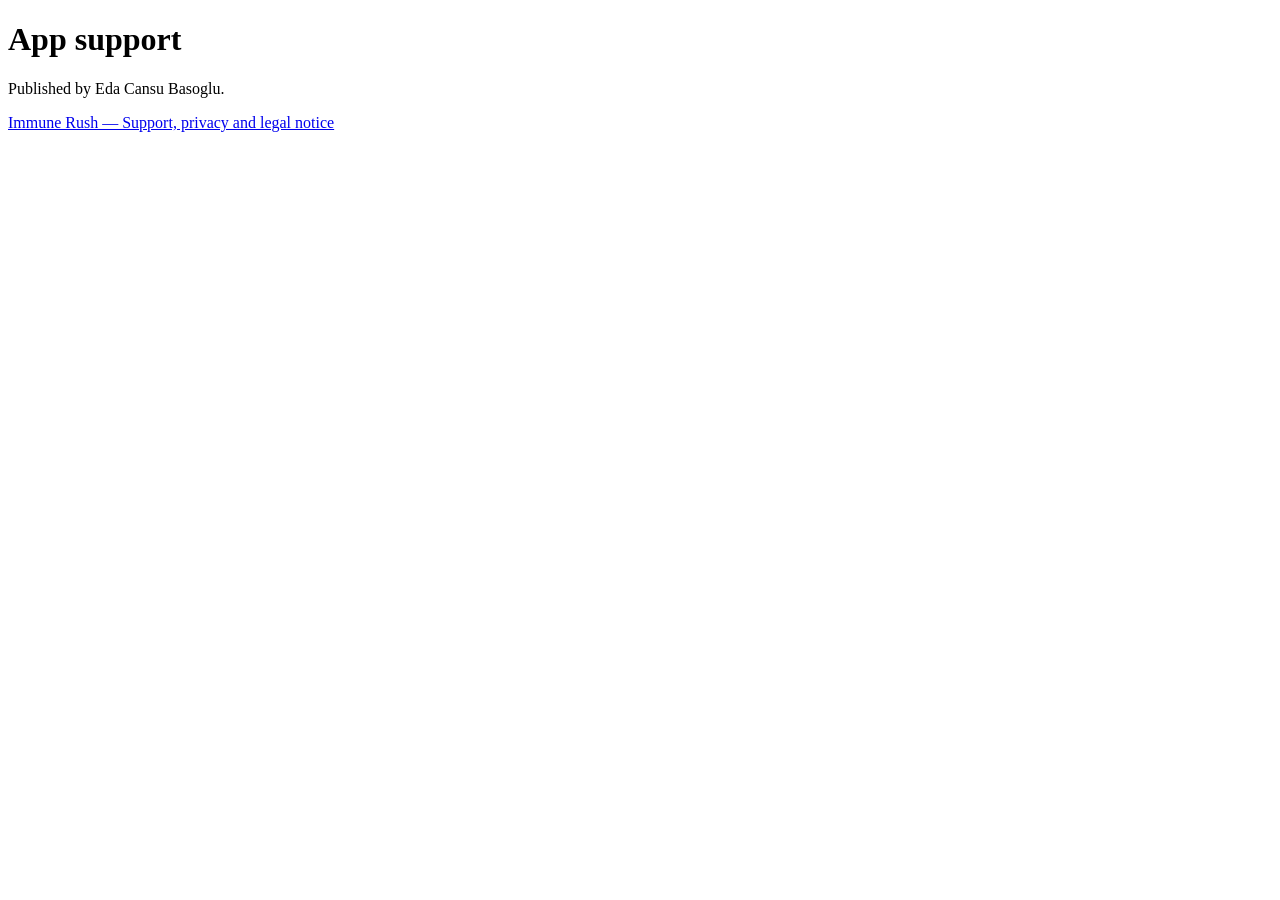
<file: index.html>
<!doctype html>
<html lang="en"><head><meta charset="utf-8"><meta name="viewport" content="width=device-width, initial-scale=1">
<title>Eda Cansu Basoglu — App support</title></head>
<body><main><h1>App support</h1><p>Published by Eda Cansu Basoglu.</p>
<p><a href="immunerush/">Immune Rush — Support, privacy and legal notice</a></p></main></body></html>
</file>
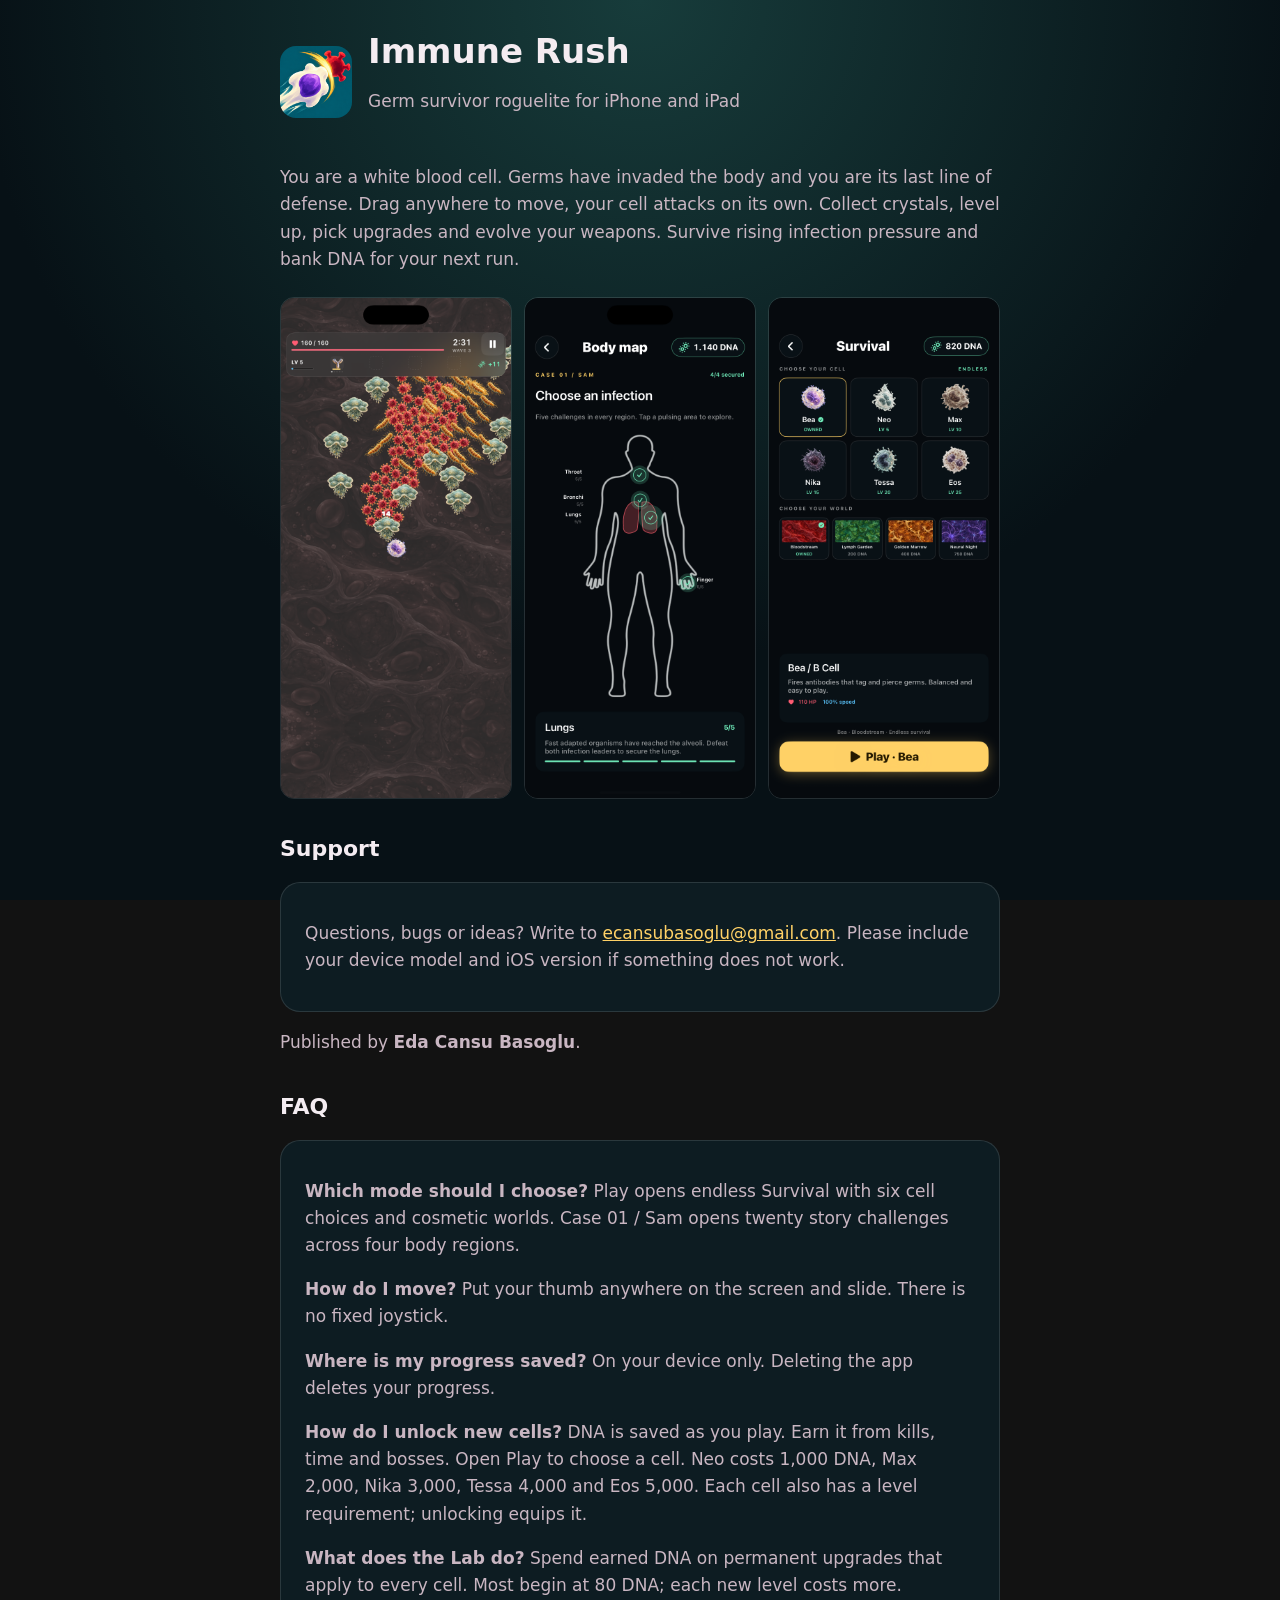
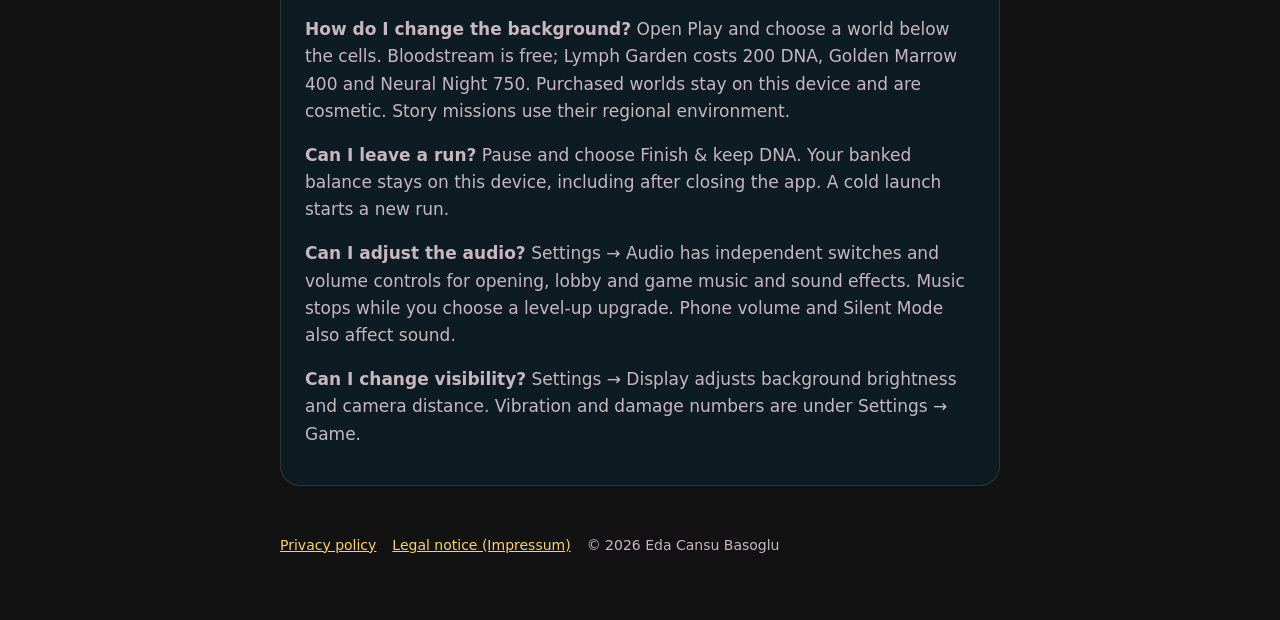
<file: immunerush/index.html>
<!doctype html>
<html lang="en">
<head>
  <meta charset="utf-8">
  <meta name="viewport" content="width=device-width, initial-scale=1, viewport-fit=cover">
  <title>Immune Rush – Support</title>
  <meta name="description" content="Immune Rush: survive rising infection, evolve your weapons and bank DNA for new cells, upgrades and biological arenas.">
  <link rel="stylesheet" href="style.css">
</head>
<body>
<main>
  <header>
    <img src="icon.png" alt="Immune Rush app icon">
    <div>
      <h1>Immune Rush</h1>
      <p>Germ survivor roguelite for iPhone and iPad</p>
    </div>
  </header>

  <p>You are a white blood cell. Germs have invaded the body and you are its last line of defense.
  Drag anywhere to move, your cell attacks on its own. Collect crystals, level up, pick upgrades and
  evolve your weapons. Survive rising infection pressure and bank DNA for your next run.</p>

  <div class="shots">
    <img src="screenshots/01-gameplay.png" alt="Gameplay: the hero cell surrounded by germs">
    <img src="screenshots/02-challenge.png" alt="Case 01 body map showing completed regional challenges">
    <img src="screenshots/03-cells.png" alt="The Survival cell and world selection">
  </div>

  <h2>Support</h2>
  <div class="card">
    <p>Questions, bugs or ideas? Write to
      <a href="mailto:ecansubasoglu@gmail.com">ecansubasoglu@gmail.com</a>.
      Please include your device model and iOS version if something does not work.</p>
  </div>

  <p>Published by <strong>Eda Cansu Basoglu</strong>.</p>

  <h2>FAQ</h2>
  <div class="card">
    <p><strong>Which mode should I choose?</strong> Play opens endless Survival with six cell choices and cosmetic worlds. Case 01 / Sam opens twenty story challenges across four body regions.</p>
    <p><strong>How do I move?</strong> Put your thumb anywhere on the screen and slide. There is no fixed joystick.</p>
    <p><strong>Where is my progress saved?</strong> On your device only. Deleting the app deletes your progress.</p>
    <p><strong>How do I unlock new cells?</strong> DNA is saved as you play. Earn it from kills, time and bosses. Open Play to choose a cell. Neo costs 1,000 DNA, Max 2,000, Nika 3,000, Tessa 4,000 and Eos 5,000. Each cell also has a level requirement; unlocking equips it.</p>
    <p><strong>What does the Lab do?</strong> Spend earned DNA on permanent upgrades that apply to every cell. Most begin at 80 DNA; each new level costs more.</p>
    <p><strong>How do I change the background?</strong> Open Play and choose a world below the cells. Bloodstream is free; Lymph Garden costs 200 DNA, Golden Marrow 400 and Neural Night 750. Purchased worlds stay on this device and are cosmetic. Story missions use their regional environment.</p>
    <p><strong>Can I leave a run?</strong> Pause and choose Finish &amp; keep DNA. Your banked balance stays on this device, including after closing the app. A cold launch starts a new run.</p>
    <p><strong>Can I adjust the audio?</strong> Settings → Audio has independent switches and volume controls for opening, lobby and game music and sound effects. Music stops while you choose a level-up upgrade. Phone volume and Silent Mode also affect sound.</p>
    <p><strong>Can I change visibility?</strong> Settings → Display adjusts background brightness and camera distance. Vibration and damage numbers are under Settings → Game.</p>
  </div>

  <footer>
    <a href="privacy.html">Privacy policy</a>
    <a href="impressum.html">Legal notice (Impressum)</a>
    <span>© 2026 Eda Cansu Basoglu</span>
  </footer>
</main>
</body>
</html>
</file>
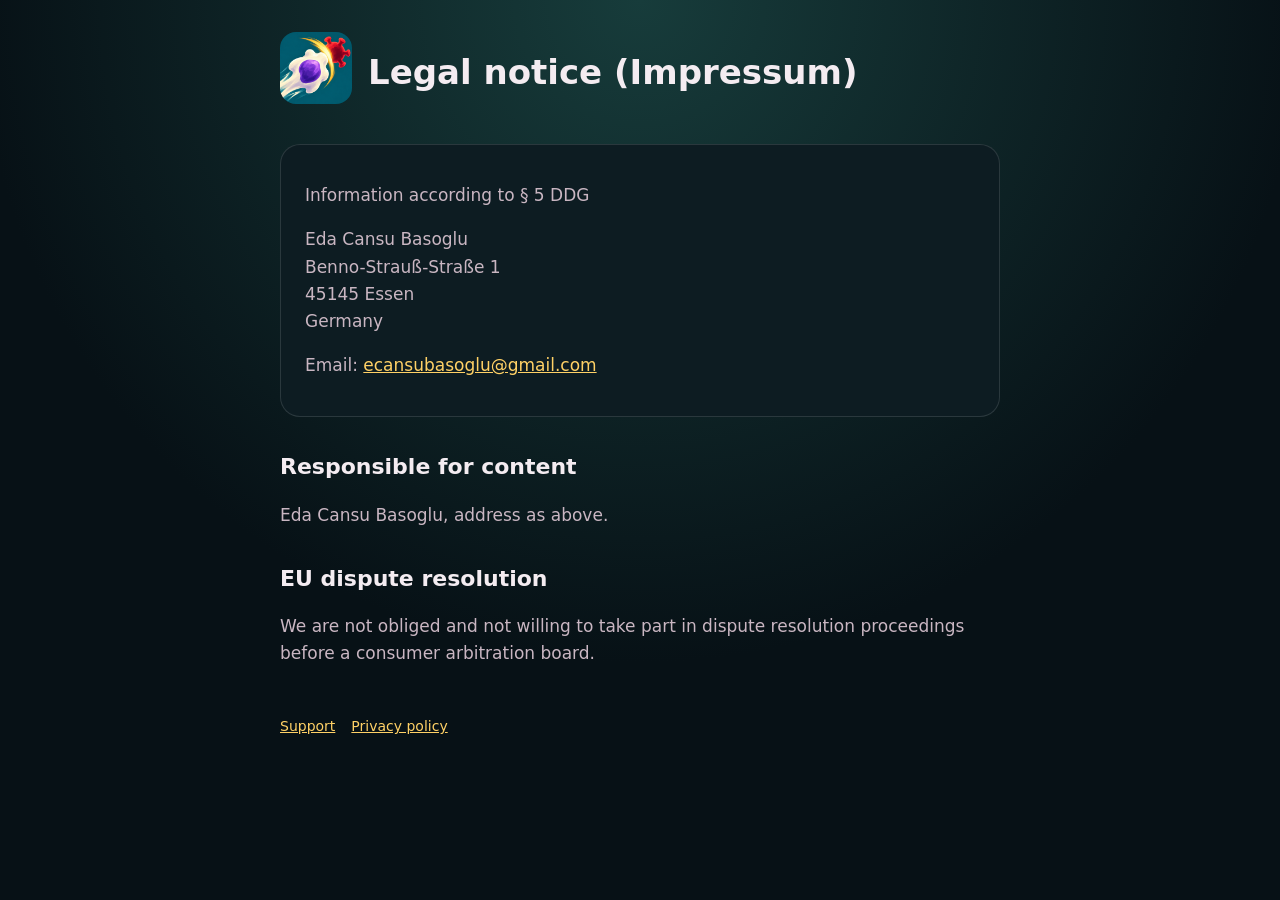
<file: immunerush/impressum.html>
<!doctype html>
<html lang="en">
<head>
  <meta charset="utf-8">
  <meta name="viewport" content="width=device-width, initial-scale=1, viewport-fit=cover">
  <title>Immune Rush – Legal Notice</title>
  <link rel="stylesheet" href="style.css">
</head>
<body>
<main>
  <header>
    <a href="index.html"><img src="icon.png" alt="Immune Rush app icon"></a>
    <h1>Legal notice (Impressum)</h1>
  </header>

  <!-- Publisher and complete public contact address supplied and approved by the owner. -->
  <div class="card">
    <p>Information according to § 5 DDG</p>
    <p>Eda Cansu Basoglu<br>
    Benno-Strauß-Straße 1<br>
    45145 Essen<br>
    Germany</p>
    <p>Email: <a href="mailto:ecansubasoglu@gmail.com">ecansubasoglu@gmail.com</a></p>
  </div>

  <h2>Responsible for content</h2>
  <p>Eda Cansu Basoglu, address as above.</p>

  <h2>EU dispute resolution</h2>
  <p>We are not obliged and not willing to take part in dispute resolution proceedings before a
  consumer arbitration board.</p>

  <footer>
    <a href="index.html">Support</a>
    <a href="privacy.html">Privacy policy</a>
  </footer>
</main>
</body>
</html>
</file>
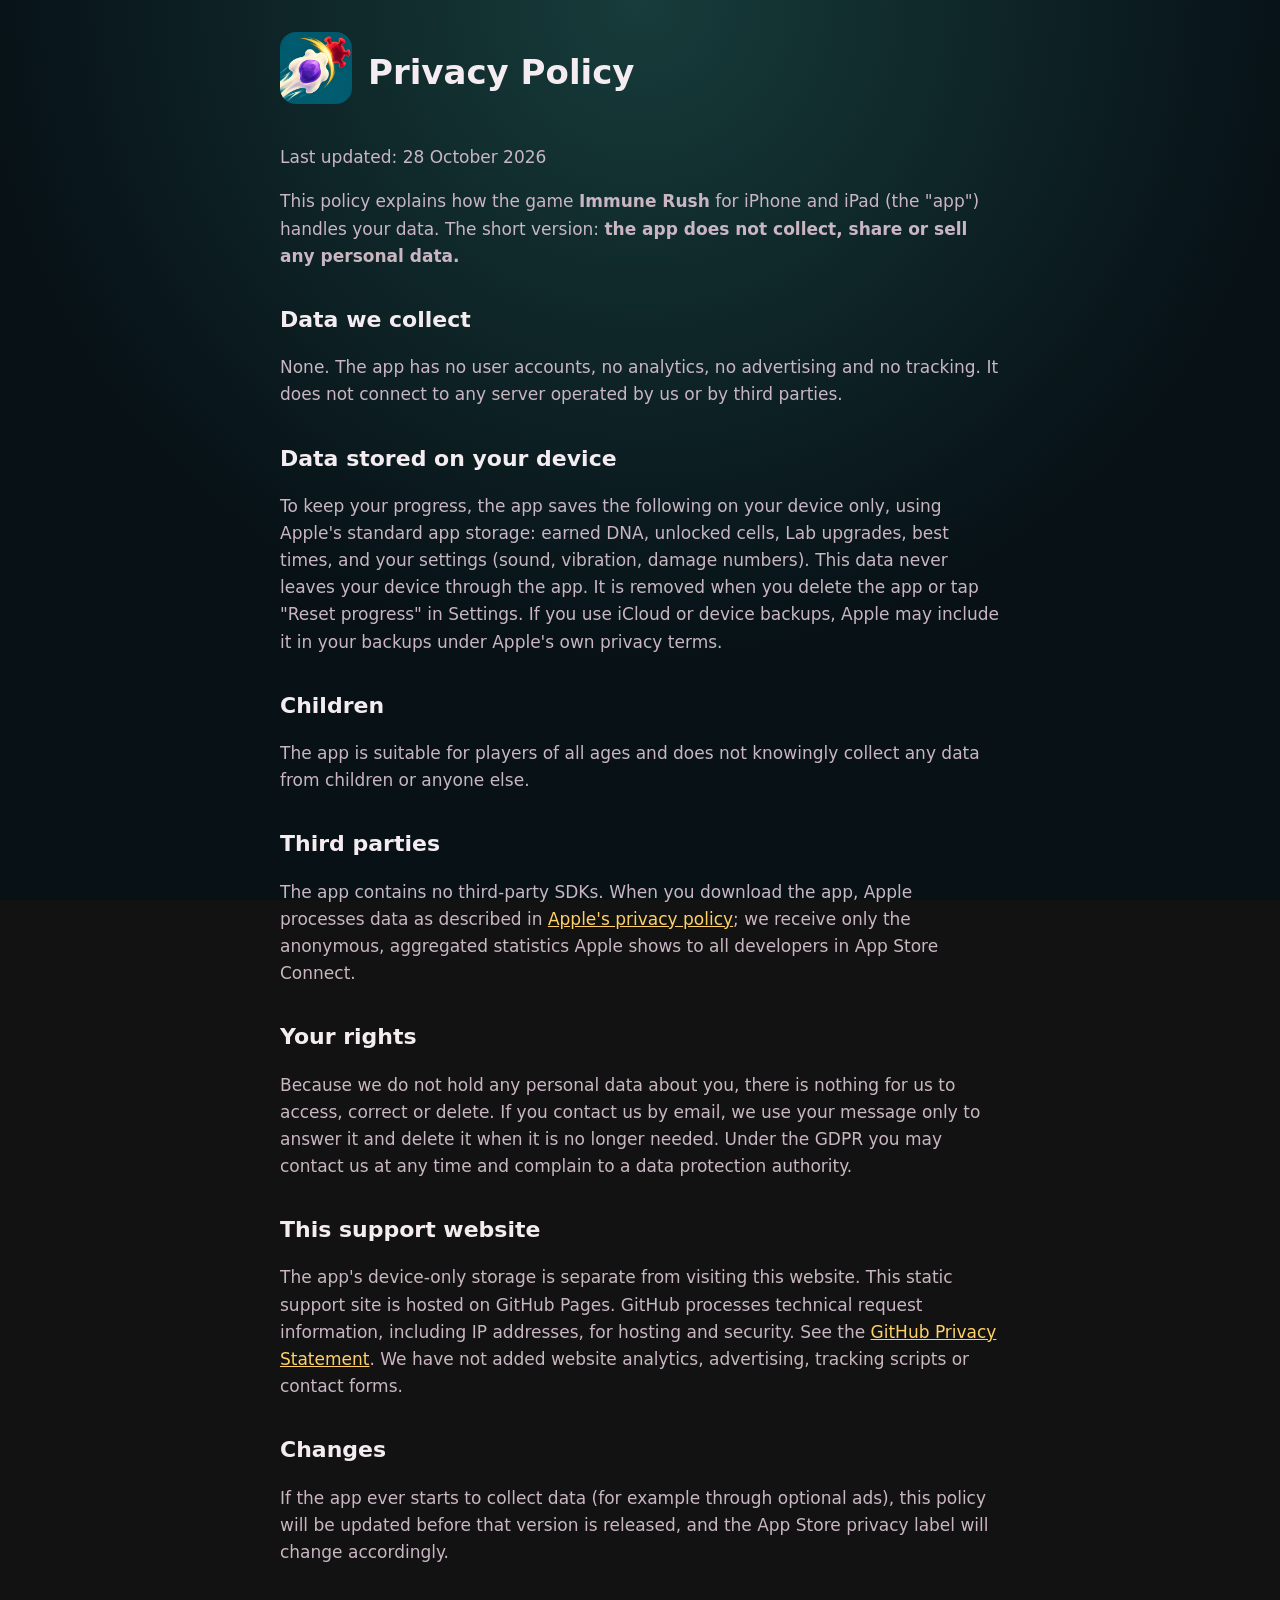
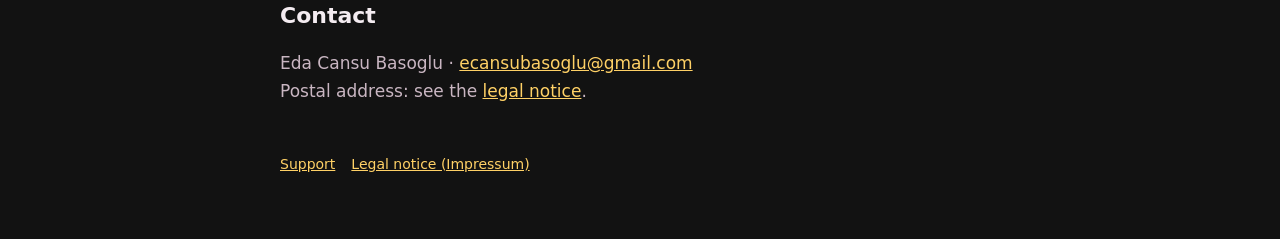
<file: immunerush/privacy.html>
<!doctype html>
<html lang="en">
<head>
  <meta charset="utf-8">
  <meta name="viewport" content="width=device-width, initial-scale=1, viewport-fit=cover">
  <title>Immune Rush – Privacy Policy</title>
  <link rel="stylesheet" href="style.css">
</head>
<body>
<main>
  <header>
    <a href="index.html"><img src="icon.png" alt="Immune Rush app icon"></a>
    <h1>Privacy Policy</h1>
  </header>

  <p>Last updated: 28 October 2026</p>

  <p>This policy explains how the game <strong>Immune Rush</strong> for iPhone and iPad (the "app")
  handles your data. The short version: <strong>the app does not collect, share or sell any personal data.</strong></p>

  <h2>Data we collect</h2>
  <p>None. The app has no user accounts, no analytics, no advertising and no tracking. It does not
  connect to any server operated by us or by third parties.</p>

  <h2>Data stored on your device</h2>
  <p>To keep your progress, the app saves the following on your device only, using Apple's standard
  app storage: earned DNA, unlocked cells, Lab upgrades, best times, and your settings (sound,
  vibration, damage numbers). This data never leaves your device through the app. It is removed when
  you delete the app or tap "Reset progress" in Settings. If you use iCloud or device backups, Apple
  may include it in your backups under Apple's own privacy terms.</p>

  <h2>Children</h2>
  <p>The app is suitable for players of all ages and does not knowingly collect any data from
  children or anyone else.</p>

  <h2>Third parties</h2>
  <p>The app contains no third-party SDKs. When you download the app, Apple processes data as described
  in <a href="https://www.apple.com/legal/privacy/">Apple's privacy policy</a>; we receive only the
  anonymous, aggregated statistics Apple shows to all developers in App Store Connect.</p>

  <h2>Your rights</h2>
  <p>Because we do not hold any personal data about you, there is nothing for us to access, correct or
  delete. If you contact us by email, we use your message only to answer it and delete it when it is
  no longer needed. Under the GDPR you may contact us at any time and complain to a data protection
  authority.</p>

  <h2>This support website</h2>
  <p>The app's device-only storage is separate from visiting this website. This static support site
  is hosted on GitHub Pages. GitHub processes technical request information, including IP addresses,
  for hosting and security. See the
  <a href="https://docs.github.com/en/site-policy/privacy-policies/github-general-privacy-statement">GitHub Privacy Statement</a>.
  We have not added website analytics, advertising, tracking scripts or contact forms.</p>

  <h2>Changes</h2>
  <p>If the app ever starts to collect data (for example through optional ads), this policy will be
  updated before that version is released, and the App Store privacy label will change accordingly.</p>

  <h2>Contact</h2>
  <p>Eda Cansu Basoglu · <a href="mailto:ecansubasoglu@gmail.com">ecansubasoglu@gmail.com</a><br>
  Postal address: see the <a href="impressum.html">legal notice</a>.</p>

  <footer>
    <a href="index.html">Support</a>
    <a href="impressum.html">Legal notice (Impressum)</a>
  </footer>
</main>
</body>
</html>
</file>
<file: immunerush/style.css>
:root {
  --bg: #071116;
  --panel: #0d1c22;
  --text: #f4ecf1;
  --muted: #c9b6c2;
  --accent: #ffd166;
  --line: rgba(255, 255, 255, 0.12);
  color-scheme: dark;
}
* { box-sizing: border-box; }
body {
  margin: 0;
  background: radial-gradient(circle at 50% 0%, #173c3b 0%, var(--bg) 60%) fixed;
  color: var(--text);
  font-family: ui-rounded, "SF Pro Rounded", system-ui, -apple-system, "Segoe UI", sans-serif;
  font-size: 17px;
  line-height: 1.6;
  padding: 32px max(16px, env(safe-area-inset-left)) 64px max(16px, env(safe-area-inset-right));
}
main { max-width: 720px; margin: 0 auto; }
header { display: flex; align-items: center; gap: 16px; margin-bottom: 32px; }
header img { width: 72px; height: 72px; border-radius: 16px; }
header a { color: inherit; text-decoration: none; }
h1 { font-size: 34px; line-height: 1.15; margin: 0; }
h2 { font-size: 22px; margin: 32px 0 8px; }
p, li { color: var(--muted); }
a { color: var(--accent); }
.card { background: var(--panel); border: 1px solid var(--line); border-radius: 20px; padding: 20px 24px; margin: 16px 0; }
.shots { display: grid; grid-template-columns: repeat(auto-fit, minmax(150px, 1fr)); gap: 12px; margin: 24px 0; }
.shots img { width: 100%; border-radius: 14px; border: 1px solid var(--line); }
footer { margin-top: 48px; font-size: 14px; color: var(--muted); display: flex; gap: 16px; flex-wrap: wrap; }
</file>
